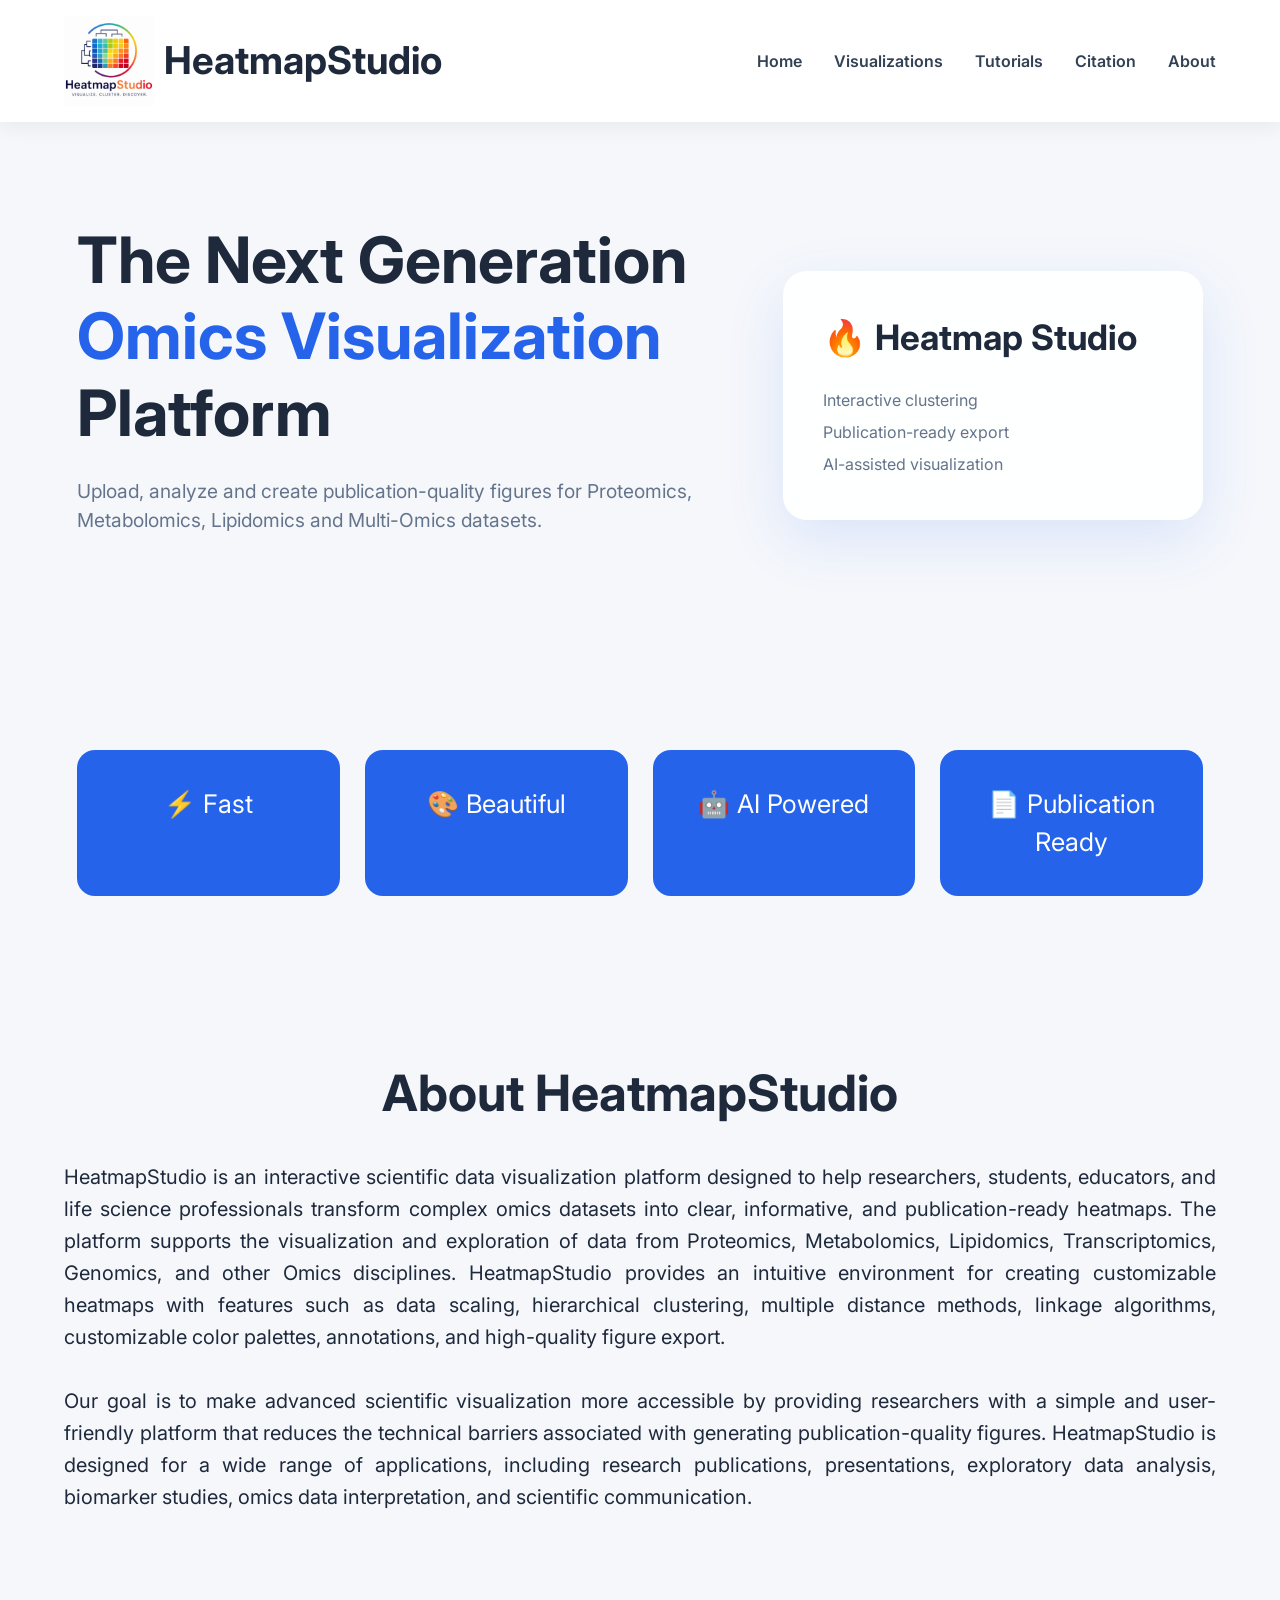
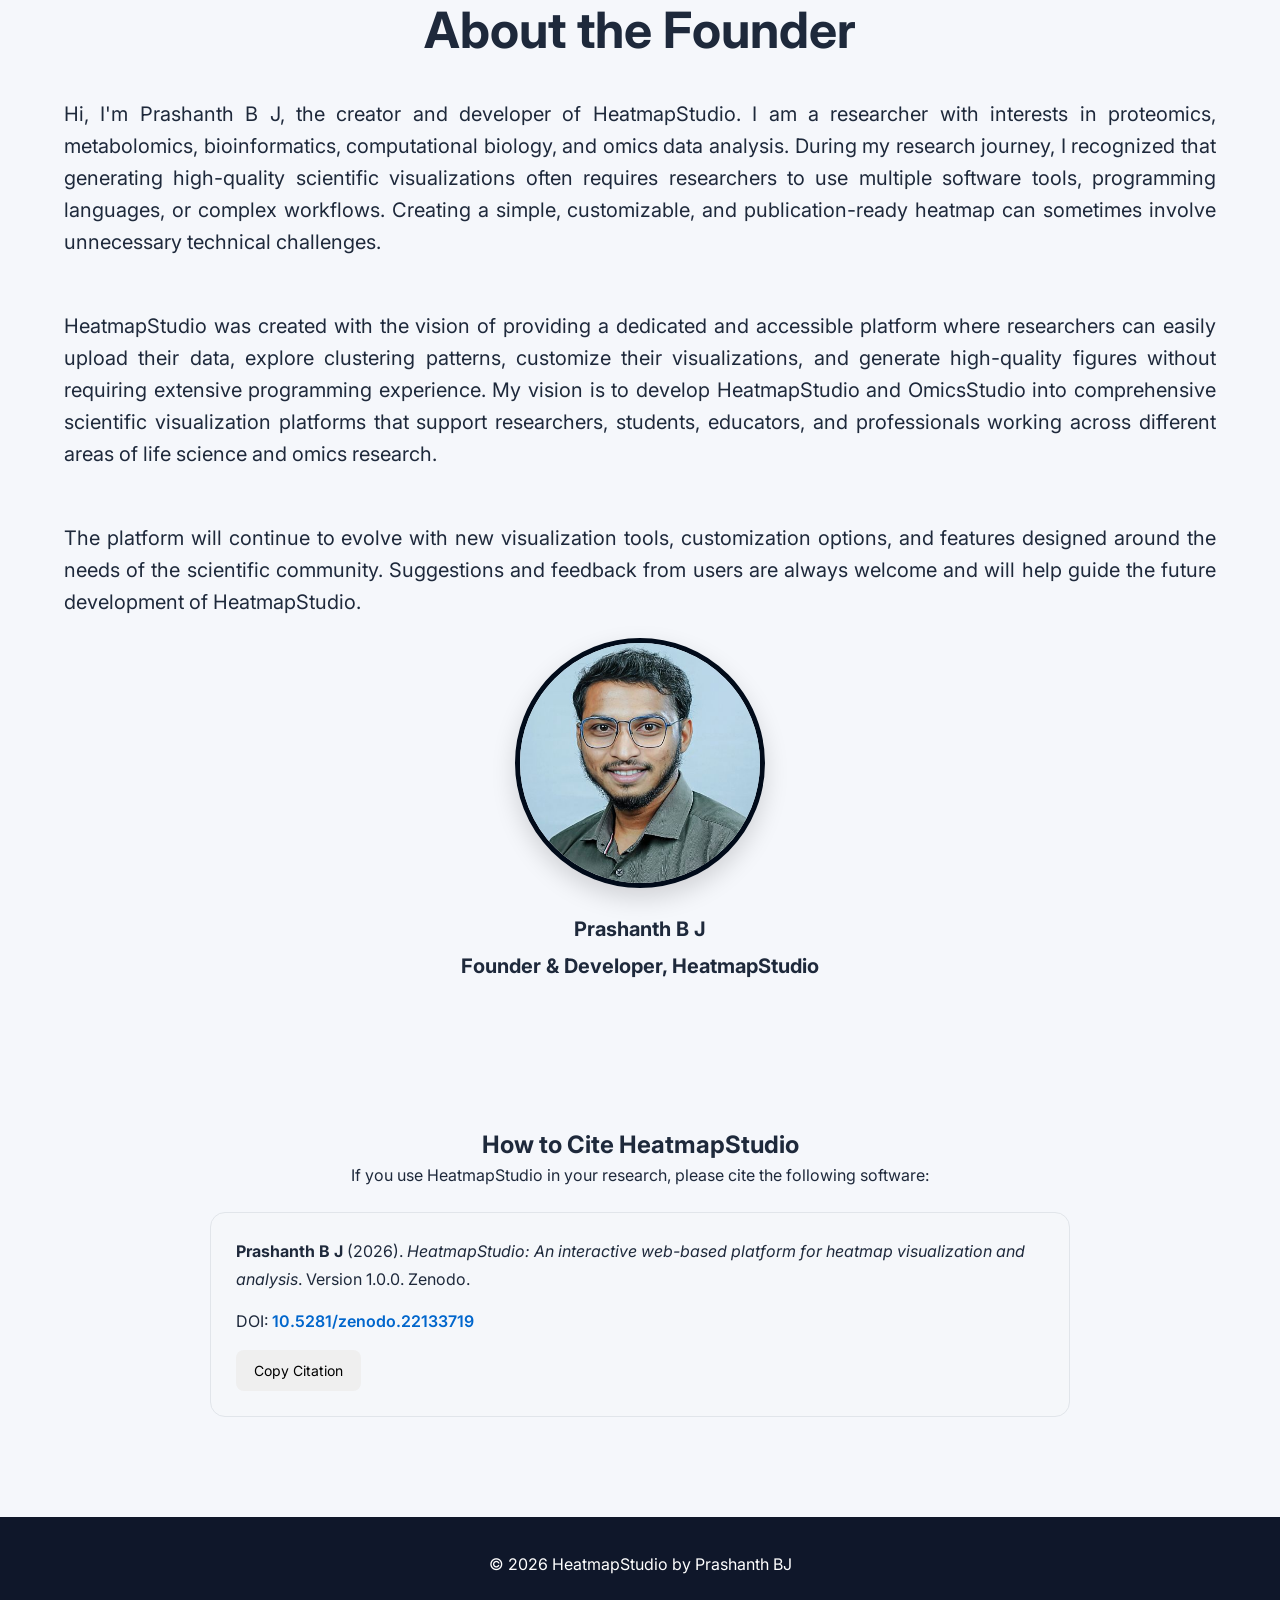
<file: index.html>
<!DOCTYPE html>
<html lang="en">

<head>

    <meta charset="UTF-8">

    <meta name="viewport" content="width=device-width, initial-scale=1.0">

    <title>HeatmapStudio</title>

    <!-- Font -->

    <link rel="preconnect" href="https://fonts.googleapis.com">

    <link rel="preconnect" href="https://fonts.gstatic.com" crossorigin>

    <link href="https://fonts.googleapis.com/css2?family=Inter:wght@300;400;500;600;700;800&display=swap" rel="stylesheet">

    <!-- CSS -->

    <link rel="stylesheet" href="css/main.css">

</head>

<body>

<!-- ================= NAVBAR ================= -->

<header>

    <div class="logo">
    <img src="assets/logos/logo.png" alt="HeatmapStudio">
    <span>HeatmapStudio</span>
</div>

    <nav>

        <a href="#">Home</a>

        <a href="#">Visualizations</a>

        <a href="#">Tutorials</a>

        <a href="#">Citation</a>

        <a href="#">About</a>

    </nav>

</header>


<!-- ================= HERO ================= -->

<section class="hero">

    <div class="hero-left">

        <h1>

            The Next Generation

            <span>Omics Visualization</span>

            Platform

        </h1>

        <p>

            Upload, analyze and create publication-quality figures
            for Proteomics, Metabolomics, Lipidomics and Multi-Omics
            datasets.

        </p>


        </div>

    </div>

        <a href="pages/heatmap.html" class="hero-card">

            
    <h2>

       🔥  Heatmap Studio

    </h2>

    <p>

        Interactive clustering

        <br>
        Publication-ready export

        <br>
        AI-assisted visualization

    </p>

</a>

    </div>

</section>


<!-- ================= FEATURES ================= -->

<section class="features">

<div class="feature">

⚡ Fast

</div>

<div class="feature">

🎨 Beautiful

</div>

<div class="feature">

🤖 AI Powered

</div>

<div class="feature">

📄 Publication Ready

</div>

</section>

<section id="about" class="about-section">

    <div class="about-content">

    <h2>About HeatmapStudio</h2>

     <div class="about-text">

    <p>
            HeatmapStudio is an interactive scientific data visualization
            platform designed to help researchers, students, educators,
            and life science professionals transform complex omics datasets
            into clear, informative, and publication-ready heatmaps. The platform supports the visualization and exploration of data
            from Proteomics, Metabolomics, Lipidomics, Transcriptomics,
            Genomics, and other Omics disciplines. HeatmapStudio provides an intuitive environment for creating
            customizable heatmaps with features such as data scaling,
            hierarchical clustering, multiple distance methods, linkage
            algorithms, customizable color palettes, annotations, and
            high-quality figure export.
</p>
<br>

            <p> Our goal is to make advanced scientific visualization more
            accessible by providing researchers with a simple and
            user-friendly platform that reduces the technical barriers
            associated with generating publication-quality figures.
        HeatmapStudio is designed for a wide range of applications,
            including research publications, presentations, exploratory
            data analysis, biomarker studies, omics data interpretation,
            and scientific communication.</p>
   
     </div>

    </div>

</section>

    

    <div class="founder-section">
    
    <h2>About the Founder</h2>
 

    <div class="founder-text">

       <p>
                   Hi, I'm Prashanth B J, the creator and developer
                    of HeatmapStudio. I am a researcher with interests
                    in proteomics, metabolomics, bioinformatics,
                    computational biology, and omics data analysis.
                     During my research journey, I recognized that
                    generating high-quality scientific visualizations
                    often requires researchers to use multiple software
                    tools, programming languages, or complex workflows.

                    Creating a simple, customizable, and publication-ready
                    heatmap can sometimes involve unnecessary technical
                    challenges.
</p>
<br>

 <p>
                    HeatmapStudio was created with the vision of providing
                    a dedicated and accessible platform where researchers
                    can easily upload their data, explore clustering patterns,
                    customize their visualizations, and generate high-quality
                    figures without requiring extensive programming experience.
                    My vision is to develop HeatmapStudio and OmicsStudio
                    into comprehensive scientific visualization platforms
                    that support researchers, students, educators, and
                    professionals working across different areas of life
                    science and omics research.

</p>
<br>

<p>
                    The platform will continue to evolve with new
                    visualization tools, customization options, and
                    features designed around the needs of the scientific
                    community.

                    Suggestions and feedback from users are always welcome
                    and will help guide the future development of
                    HeatmapStudio.
</p>

<div class="founder-image">
        <img src="assets/images/prashanth.jpg" alt="Prashanth B J">
    </div>

        <div class="founder-sign">
            <h4>Prashanth B J</h4>
            <p>Founder & Developer, HeatmapStudio</p>
        </div>

    </div>

    </div>



    

</section>


</section>

    <section id="citation" class="citation-section">

    <h2>How to Cite HeatmapStudio</h2>

    <p>
        If you use HeatmapStudio in your research,
        please cite the following software:
    </p>

    <div class="citation-box">

        <p>
            <strong>Prashanth B J</strong> (2026).
            <em>HeatmapStudio: An interactive web-based platform
            for heatmap visualization and analysis</em>.
            Version 1.0.0. Zenodo.
        </p>

        <p class="doi">
            DOI:
            <a href="https://doi.org/10.5281/zenodo.22133719"
               target="_blank"
               rel="noopener noreferrer">
                10.5281/zenodo.22133719
            </a>
        </p>

        <button class="copy-citation-btn" onclick="copyCitation()">
            Copy Citation
        </button>

    </div>

</section>


<!-- ================= FOOTER ================= -->

<footer>

© 2026 HeatmapStudio by Prashanth BJ

</footer>

<script src="js/core/app.js"></script>

</body>

</html>
</file>
<file: css/main.css>
/* =========================================================
   HEATMAPSTUDIO - MAIN STYLESHEET
   Fully Responsive: Desktop / Tablet / Mobile
========================================================= */

/* =========================================================
   RESET
========================================================= */

* {
    margin: 0;
    padding: 0;
    box-sizing: border-box;
}

html {
    width: 100%;
    overflow-x: hidden;
    scroll-behavior: smooth;
}

body {
    width: 100%;
    min-width: 0;
    overflow-x: hidden;
    font-family: 'Inter', sans-serif;
    background: #f5f7fb;
    color: #1e293b;
    line-height: 1.5;
}


/* =========================================================
   GLOBAL ELEMENTS
========================================================= */

img {
    max-width: 100%;
}

button,
input,
select,
textarea {
    font: inherit;
}

button {
    -webkit-tap-highlight-color: transparent;
}

a {
    -webkit-tap-highlight-color: transparent;
}


/* =========================================================
   HEADER / NAVIGATION
========================================================= */

header {
    width: 100%;
    display: flex;
    justify-content: space-between;
    align-items: center;
    gap: 25px;

    padding: 16px clamp(20px, 5vw, 80px);

    background: white;
    box-shadow: 0 5px 20px rgba(0, 0, 0, 0.06);

    position: sticky;
    top: 0;
    z-index: 999;
}

.logo {
    display: flex;
    align-items: center;
    gap: 10px;

    min-width: 0;

    font-size: clamp(24px, 3vw, 40px);
    font-weight: 700;
    white-space: nowrap;
}

.logo img {
    width: clamp(55px, 7vw, 100px);
    height: clamp(55px, 7vw, 100px);
    object-fit: contain;
    flex-shrink: 0;
}

nav {
    display: flex;
    align-items: center;
    justify-content: center;
    gap: clamp(15px, 2.5vw, 35px);
    flex-wrap: wrap;
}

nav a {
    text-decoration: none;
    color: #334155;
    font-weight: 600;
    white-space: nowrap;
}

nav a:hover {
    color: #2563eb;
}

.nav-buttons {
    display: flex;
    align-items: center;
    gap: 10px;
}

.login {
    background: #2563eb;
    color: white;

    border: none;
    padding: 12px 24px;
    border-radius: 12px;

    cursor: pointer;
    white-space: nowrap;

    transition: 0.25s ease;
}

.login:hover {
    background: #1d4ed8;
}


/* =========================================================
   HERO SECTION
========================================================= */

.hero {
    width: 100%;

    display: flex;
    justify-content: space-between;
    align-items: center;

    gap: 50px;

    padding:
        clamp(50px, 8vw, 100px)
        clamp(20px, 6vw, 80px);
}

.hero-left {
    width: 55%;
    min-width: 0;
}

.hero-left h1 {
    font-size: clamp(40px, 5vw, 65px);
    line-height: 1.2;
    margin-bottom: 25px;
}

.hero-left span {
    color: #2563eb;
}

.hero-left p {
    font-size: clamp(17px, 1.5vw, 20px);
    color: #64748b;
    margin-bottom: 35px;
}

.hero-buttons {
    display: flex;
    flex-wrap: wrap;
    gap: 15px;
}

.hero-buttons button {
    padding: 18px 35px;

    border: none;
    border-radius: 14px;

    cursor: pointer;
    font-size: 17px;
}

.primary {
    background: #2563eb;
    color: white;

    border: none;
    border-radius: 10px;

    padding: 12px 20px;
    cursor: pointer;

    transition: 0.25s ease;
}

.primary:hover {
    background: #1d4ed8;
}

.secondary {
    background: white;
    border: 2px solid #2563eb;
    color: #2563eb;

    padding: 12px 20px;
    border-radius: 10px;

    cursor: pointer;

    transition: 0.25s ease;
}

.secondary:hover {
    background: #eff6ff;
}


/* =========================================================
   HERO CARD
========================================================= */

.hero-card {
    display: block;

    width: min(420px, 100%);
    flex-shrink: 0;

    padding: clamp(25px, 4vw, 40px);

    border-radius: 24px;

    background: rgba(255, 255, 255, 0.9);
    backdrop-filter: blur(15px);

    box-shadow:
        0 20px 60px rgba(37, 99, 235, 0.12);

    transition: 0.35s;

    text-decoration: none;
    color: inherit;
}

.hero-card:hover {
    transform: translateY(-8px);

    box-shadow:
        0 30px 70px rgba(37, 99, 235, 0.20);
}

.hero-card h2 {
    font-size: clamp(26px, 3vw, 35px);
    margin-bottom: 20px;
}

.hero-card p {
    color: #64748b;
    line-height: 2;
}


/* =========================================================
   MODULES
========================================================= */

.modules {
    padding:
        clamp(50px, 7vw, 80px)
        clamp(20px, 6vw, 80px);
}

.modules h2 {
    text-align: center;
    font-size: clamp(32px, 4vw, 40px);
    margin-bottom: 60px;
}

.grid {
    display: grid;
    grid-template-columns: repeat(auto-fit, minmax(min(250px, 100%), 1fr));
    gap: 30px;
}

.module {
    background: white;

    padding: 35px;
    border-radius: 18px;

    text-align: center;

    font-size: 40px;

    box-shadow: 0 5px 25px rgba(0, 0, 0, 0.06);

    transition: 0.3s;
    cursor: pointer;
}

.module:hover {
    transform: translateY(-10px);
}

.module h3 {
    font-size: 25px;
    margin-top: 15px;
}

.module p {
    font-size: 16px;
    color: #64748b;
    margin-top: 10px;
}


/* =========================================================
   FEATURES
========================================================= */

.features {
    display: grid;

    grid-template-columns: repeat(4, minmax(0, 1fr));

    padding:
        clamp(40px, 7vw, 80px)
        clamp(20px, 6vw, 80px);

    gap: 25px;
}

.feature {
    background: #2563eb;
    color: white;

    padding: 35px;

    text-align: center;

    font-size: clamp(20px, 2vw, 30px);

    border-radius: 18px;
}


/* =========================================================
   FOOTER
========================================================= */

footer {
    width: 100%;

    padding: 35px 20px;

    text-align: center;

    background: #0f172a;
    color: white;

    margin-top: 80px;
}


/* =========================================================
   HEATMAP UPLOAD PAGE
========================================================= */

.heatmap-page {
    width: 100%;
    padding:
        clamp(20px, 4vw, 40px)
        clamp(15px, 5vw, 60px);
}

.dashboard {
    width: 100%;
    min-width: 0;

    display: grid;

    grid-template-columns: minmax(280px, 340px) minmax(0, 1fr);

    gap: 30px;

    margin-top: 0;
}

.left-panel,
.right-panel {
    min-width: 0;

    display: flex;
    flex-direction: column;
    gap: 25px;
}


/* =========================================================
   CARDS
========================================================= */

.card {
    width: 100%;
    min-width: 0;

    background: white;

    padding: clamp(18px, 3vw, 25px);

    border-radius: 18px;

    box-shadow: 0 10px 30px rgba(0, 0, 0, 0.08);
}

.card h2 {
    margin-bottom: 20px;
    font-size: clamp(20px, 2vw, 26px);
}


/* =========================================================
   UPLOAD AREA
========================================================= */

.upload-area {
    width: 100%;

    border: 2px dashed #cbd5e1;

    padding: clamp(20px, 4vw, 35px);

    border-radius: 16px;

    text-align: center;
}

.upload-icon {
    font-size: clamp(45px, 6vw, 60px);
    margin-bottom: 15px;
}

.upload-area input {
    margin: 20px 0;
    width: 100%;
}

.upload-area button {
    max-width: 100%;
}

.demo-btn {
    margin-top: 20px;
    width: 100%;
}


/* =========================================================
   RECENT PROJECTS
========================================================= */

.recent-list {
    list-style: none;
}

.recent-list li {
    padding: 12px;

    border-bottom: 1px solid #e5e7eb;

    color: #475569;

    overflow-wrap: anywhere;
}


/* =========================================================
   DATASET INFORMATION
========================================================= */

.dataset-info {
    display: grid;

    grid-template-columns: repeat(4, minmax(0, 1fr));

    gap: 20px;

    text-align: center;
}

.dataset-info div {
    min-width: 0;

    background: #f8fafc;

    padding: 20px;

    border-radius: 12px;
}

.dataset-info strong,
.dataset-info p {
    overflow-wrap: anywhere;
}


/* =========================================================
   DATA PREVIEW TABLE
========================================================= */

.preview-table {
    width: 100%;
    max-width: 100%;

    max-height: 500px;

    overflow: auto;

    border: 1px solid #e2e8f0;
    border-radius: 10px;

    -webkit-overflow-scrolling: touch;
}

.preview-table table {
    width: max-content;
    min-width: 100%;

    border-collapse: collapse;
}

.preview-table th,
.preview-table td {
    padding: 10px 14px;

    white-space: nowrap;

    border-bottom: 1px solid #e2e8f0;
}

.preview-table th {
    position: sticky;
    top: 0;

    background: white;

    z-index: 2;
}


/* =========================================================
   CONTINUE BUTTON
========================================================= */

.continue-section {
    width: 100%;

    margin-top: 30px;

    display: flex;
    justify-content: flex-end;
}

.generate-btn {
    display: inline-block;

    background: #2563eb;
    color: white;

    border: none;

    padding: 16px 35px;

    border-radius: 12px;

    cursor: pointer;

    font-size: 18px;
    font-weight: 600;

    text-decoration: none;

    transition: 0.3s;
}

.generate-btn:hover {
    background: #1d4ed8;
}


/* =========================================================
   PASTE DATA SECTION
========================================================= */

.paste-section {
    width: 100%;

    margin-top: 20px;

    text-align: center;
}

.paste-section p {
    color: #64748b;
    margin-bottom: 10px;
}

#pasteData {
    width: 100%;
    max-width: 100%;

    min-height: 180px;

    padding: 14px;

    border: 1px solid #cbd5e1;
    border-radius: 10px;

    resize: vertical;

    font-family: monospace;
    font-size: 14px;
}

#loadPasteBtn {
    width: 100%;

    margin-top: 12px;

    padding: 12px 18px;

    border: none;
    border-radius: 8px;

    background: #2563eb;
    color: white;

    cursor: pointer;
}


/* =========================================================
   HEATMAP BUILDER
========================================================= */

.builder {
    width: 100%;
    min-width: 0;

    display: grid;

    grid-template-columns: minmax(260px, 320px) minmax(0, 1fr);

    gap: 30px;

    padding:
        clamp(20px, 4vw, 40px)
        clamp(15px, 5vw, 60px);
}

.left-tools {
    min-width: 0;

    display: flex;
    flex-direction: column;

    gap: 20px;
}

.tool-card {
    width: 100%;
    min-width: 0;

    background: white;

    padding: 20px;

    border-radius: 16px;

    box-shadow: 0 5px 20px rgba(0, 0, 0, 0.08);
}

.tool-card h3 {
    margin-bottom: 15px;
}

.tool-card label {
    display: block;
    margin: 12px 0 7px;
    font-weight: 600;
}

.tool-card select,
.tool-card input {
    width: 100%;
    max-width: 100%;

    padding: 12px;

    border-radius: 10px;
    border: 1px solid #d1d5db;

    background: white;
}

.tool-card button {
    margin-top: 10px;

    padding: 10px 18px;

    border: none;

    background: #2563eb;
    color: white;

    border-radius: 10px;

    cursor: pointer;
}


/* =========================================================
   HEATMAP VIEWER
========================================================= */

.viewer {
    width: 100%;
    min-width: 0;

    background: white;

    border-radius: 20px;

    box-shadow: 0 5px 25px rgba(0, 0, 0, 0.08);

    overflow: hidden;
}


/* =========================================================
   VIEWER TOOLBAR
========================================================= */

.viewer-toolbar {
    width: 100%;

    display: flex;
    align-items: center;
    flex-wrap: wrap;

    gap: 10px;

    padding: 15px;

    background: #f8fafc;

    border-bottom: 1px solid #e5e7eb;
}

.viewer-toolbar button {
    padding: 10px 16px;

    border: none;

    background: #2563eb;
    color: white;

    border-radius: 8px;

    cursor: pointer;

    white-space: nowrap;
}

.viewer-toolbar span {
    white-space: nowrap;
    font-weight: 500;
}

.viewer-toolbar input {
    width: 85px;
    min-width: 0;

    padding: 9px 8px;

    border: 1px solid #d1d5db;
    border-radius: 8px;

    background: white;
}

.download-label {
    margin-left: auto;
}


/* =========================================================
   HEATMAP PLOT
========================================================= */

/*
   IMPORTANT:
   The plot container must use full available width.
   Plotly itself can create a larger plot internally.
*/

#heatmapPlot {
    width: 100%;
    min-width: 0;

    min-height: 500px;

    overflow: auto;

    -webkit-overflow-scrolling: touch;
}


/* =========================================================
   HEATMAP VIEWER PLACEHOLDER
========================================================= */

#heatmapViewer {
    width: 100%;

    min-height: 650px;

    display: flex;

    align-items: center;
    justify-content: center;

    padding: 20px;

    font-size: 28px;

    color: #94a3b8;

    text-align: center;
}


/* =========================================================
   COLOR PALETTE SELECTOR
========================================================= */

.palette-selector {
    display: flex;
    align-items: center;

    gap: 8px;

    width: 100%;
}

.palette-dropdown {
    position: relative;

    width: min(260px, 100%);
}

.palette-selected {
    width: 100%;
    min-height: 36px;

    display: flex;
    align-items: center;

    gap: 10px;

    padding: 5px 10px;

    background: white;

    border: 1px solid #ccc;
    border-radius: 6px;

    cursor: pointer;

    font-size: 13px;
}

.palette-selected:hover {
    border-color: #888;
}

.palette-arrow {
    margin-left: auto;
    font-size: 10px;
}

.palette-preview {
    width: 70px;
    height: 14px;

    display: inline-block;

    border-radius: 3px;

    flex-shrink: 0;
}

.palette-menu {
    position: absolute;

    top: calc(100% + 4px);
    left: 0;

    width: min(260px, 90vw);
    max-height: 400px;

    overflow-y: auto;

    background: white;

    border: 1px solid #ccc;
    border-radius: 7px;

    box-shadow:
        0 6px 20px rgba(0, 0, 0, 0.15);

    padding: 6px;

    z-index: 9999;

    display: none;
}

.palette-menu.show {
    display: block;
}

.palette-group-title {
    font-size: 11px;
    font-weight: 600;

    color: #777;

    padding: 8px 8px 5px;

    text-transform: uppercase;
}

.palette-option {
    display: flex;
    align-items: center;

    gap: 10px;

    padding: 7px 8px;

    border-radius: 5px;

    cursor: pointer;

    font-size: 13px;
}

.palette-option:hover {
    background: #f2f2f2;
}


/* =========================================================
   PALETTE COLORS
========================================================= */

.palette-RdBu {
    background: linear-gradient(
        to right,
        #67001f,
        #f7f7f7,
        #053061
    );
}

.palette-RdYlBu {
    background: linear-gradient(
        to right,
        #d73027,
        #ffffbf,
        #2166ac
    );
}

.palette-BlueYellowRed {
    background: linear-gradient(
        to right,
        #0066ff,
        #ffff00,
        #ff0000
    );
}

.palette-PurpleYellowGreen {
    background: linear-gradient(
        to right,
        #7b2cff,
        #ffff00,
        #00a651
    );
}

.palette-BlueOrange {
    background: linear-gradient(
        to right,
        #0057ff,
        #ffffff,
        #ff4500
    );
}

.palette-PinkGreen {
    background: linear-gradient(
        to right,
        #d000ff,
        #ffffff,
        #00a651
    );
}

.palette-RedCyan {
    background: linear-gradient(
        to right,
        #e60000,
        #ffffff,
        #00a6a6
    );
}

.palette-MagentaGreen {
    background: linear-gradient(
        to right,
        #cc00ff,
        #ffffff,
        #00aa00
    );
}

.palette-TealOrange {
    background: linear-gradient(
        to right,
        #008c95,
        #ffffff,
        #ff6600
    );
}

.palette-VioletOrange {
    background: linear-gradient(
        to right,
        #5e00ff,
        #ffffff,
        #ff4500
    );
}

.palette-Viridis {
    background: linear-gradient(
        to right,
        #440154,
        #21918c,
        #fde725
    );
}

.palette-Plasma {
    background: linear-gradient(
        to right,
        #0d0887,
        #cc4778,
        #f0f921
    );
}

.palette-Inferno {
    background: linear-gradient(
        to right,
        #000004,
        #bc3754,
        #fcffa4
    );
}

.palette-Magma {
    background: linear-gradient(
        to right,
        #000004,
        #b73779,
        #fcfdbf
    );
}

.palette-Cividis {
    background: linear-gradient(
        to right,
        #00204c,
        #7c7b78,
        #fee838
    );
}


/* =========================================================
   ABOUT SECTION
========================================================= */

.about-section {
    width: 100%;

    padding:
        clamp(50px, 7vw, 80px)
        5%;
}

.about-content {
    width: 100%;
    max-width: 1400px;

    margin: 0 auto;
}

.about-content h2 {
    text-align: center;

    font-size: clamp(32px, 5vw, 50px);

    margin-bottom: 30px;
}

.about-text {
    width: 100%;

    font-size: clamp(16px, 2vw, 20px);

    line-height: 1.6;

    text-align: justify;
}


/* =========================================================
   FOUNDER SECTION
========================================================= */

.founder-section {
    width: 100%;
    max-width: 1400px;

    margin: 0 auto;

    padding:
        0
        5%
        clamp(30px, 5vw, 60px);

    text-align: center;
}

.founder-section h2 {
    text-align: center;

    font-size: clamp(32px, 5vw, 50px);

    margin-bottom: 30px;
}

.founder-text {
    width: 100%;

    font-size: clamp(16px, 2vw, 20px);

    line-height: 1.6;

    text-align: justify;
}

.founder-text p {
    width: 100%;

    font-size: inherit;

    line-height: inherit;

    text-align: justify;

    margin-bottom: 20px;
}

.founder-image {
    display: flex;

    justify-content: center;
    align-items: center;

    width: 100%;

    margin-top: 20px;
}

.founder-image img {
    width: clamp(180px, 25vw, 250px);
    height: clamp(180px, 25vw, 250px);

    border-radius: 50%;

    object-fit: cover;

    border: 5px solid #010b1a;

    box-shadow: 0 10px 25px rgba(0, 0, 0, 0.15);
}

.founder-sign {
    margin-top: 25px;

    font-weight: bold;

    text-align: center;
}

.founder-sign h4 {
    margin-bottom: 5px;
    text-align: center;
}

.founder-sign p {
    margin-bottom: 5px;
    text-align: center;
}


/* =========================================================
   TABLET RESPONSIVE
   1024px and below
========================================================= */

@media (max-width: 1024px) {

    header {
        gap: 18px;
    }

    .logo {
        font-size: 28px;
    }

    .logo img {
        width: 65px;
        height: 65px;
    }

    nav {
        gap: 15px;
    }

    .hero {
        gap: 35px;
    }

    .hero-left {
        width: 55%;
    }

    .hero-card {
        width: min(380px, 45vw);
    }

    .dashboard {
        grid-template-columns: 280px minmax(0, 1fr);
        gap: 20px;
    }

    .builder {
        grid-template-columns: 280px minmax(0, 1fr);
        gap: 20px;
    }

    .dataset-info {
        grid-template-columns: repeat(2, minmax(0, 1fr));
    }

    .viewer-toolbar {
        align-items: flex-start;
    }

    .download-label {
        margin-left: 0;
    }
}


/* =========================================================
   MOBILE / SMALL TABLET
   768px and below
========================================================= */

@media (max-width: 768px) {

    /* ---------- HEADER ---------- */

    header {
        flex-wrap: wrap;

        justify-content: center;

        padding: 12px 16px;

        gap: 10px;
    }

    .logo {
        width: 100%;

        justify-content: center;

        font-size: 26px;
    }

    .logo img {
        width: 55px;
        height: 55px;
    }

    nav {
        width: 100%;

        gap: 10px 16px;

        justify-content: center;
    }

    nav a {
        font-size: 14px;
    }

    .nav-buttons {
        width: 100%;

        justify-content: center;
    }

    header > .login {
        width: auto;
    }


    /* ---------- HOME HERO ---------- */

    .hero {
        flex-direction: column;

        align-items: stretch;

        padding: 50px 20px;

        gap: 30px;
    }

    .hero-left {
        width: 100%;
    }

    .hero-left h1 {
        font-size: clamp(38px, 10vw, 55px);
    }

    .hero-card {
        width: 100%;
    }


    /* ---------- FEATURES ---------- */

    .features {
        grid-template-columns: repeat(2, minmax(0, 1fr));

        padding: 40px 20px;

        gap: 15px;
    }

    .feature {
        padding: 25px 15px;

        font-size: 20px;
    }


    /* ---------- HEATMAP UPLOAD PAGE ---------- */

    .heatmap-page {
        padding: 20px 15px;
    }

    .dashboard {
        grid-template-columns: 1fr;
        gap: 20px;
    }

    .left-panel,
    .right-panel {
        gap: 20px;
    }

    .dataset-info {
        grid-template-columns: repeat(2, minmax(0, 1fr));
        gap: 12px;
    }

    .dataset-info div {
        padding: 15px 10px;
    }

    .continue-section {
        justify-content: stretch;
    }

    .generate-btn {
        width: 100%;

        text-align: center;
    }


    /* ---------- HEATMAP BUILDER ---------- */

    .builder {
        display: flex;
        flex-direction: column;

        padding: 20px 15px;

        gap: 20px;
    }

    .left-tools {
        width: 100%;

        display: grid;

        grid-template-columns: repeat(2, minmax(0, 1fr));

        align-items: start;

        gap: 15px;
    }

    .tool-card {
        padding: 16px;
    }

    .tool-card select,
    .tool-card input {
        font-size: 16px;
    }

    .viewer {
        width: 100%;
    }


    /* ---------- BUILDER TOOLBAR ---------- */

    .viewer-toolbar {
        display: grid;

        grid-template-columns: repeat(3, minmax(0, 1fr));

        gap: 8px;

        padding: 12px;
    }

    .viewer-toolbar button {
        width: 100%;

        padding: 10px 6px;

        font-size: 13px;
    }

    .viewer-toolbar span {
        font-size: 13px;
    }

    .viewer-toolbar input {
        width: 100%;

        min-width: 0;
    }

    .download-label {
        grid-column: 1 / -1;

        margin: 5px 0 0;

        text-align: center;
    }


    /* ---------- HEATMAP ---------- */

    #heatmapPlot {
        width: 100%;

        min-height: 400px;

        overflow: auto;
    }

    #heatmapViewer {
        min-height: 500px;

        font-size: 20px;
    }


    /* ---------- ABOUT ---------- */

    .about-section {
        padding: 50px 20px;
    }

    .about-text,
    .founder-text,
    .founder-text p {
        text-align: left;
    }

    .founder-section {
        padding: 0 20px 40px;
    }

    footer {
        margin-top: 40px;
    }
}


/* =========================================================
   SMALL MOBILE
   480px and below
========================================================= */

@media (max-width: 480px) {

    body {
        font-size: 15px;
    }


    /* ---------- HEADER ---------- */

    header {
        padding: 10px 12px;
    }

    .logo {
        font-size: 22px;
        gap: 7px;
    }

    .logo img {
        width: 48px;
        height: 48px;
    }

    nav {
        gap: 8px 12px;
    }

    nav a {
        font-size: 13px;
    }

    .login {
        padding: 10px 18px;

        font-size: 14px;
    }


    /* ---------- HOME ---------- */

    .hero {
        padding: 35px 15px;
    }

    .hero-left h1 {
        font-size: 36px;
    }

    .hero-left p {
        font-size: 16px;
    }

    .hero-card {
        padding: 22px;
        border-radius: 18px;
    }

    .hero-card h2 {
        font-size: 24px;
    }

    .hero-card p {
        font-size: 15px;
    }


    /* ---------- FEATURES ---------- */

    .features {
        grid-template-columns: 1fr;

        padding: 30px 15px;
    }

    .feature {
        padding: 20px;
    }


    /* ---------- CARDS ---------- */

    .heatmap-page {
        padding: 15px 10px;
    }

    .card {
        padding: 16px;
        border-radius: 14px;
    }

    .card h2 {
        font-size: 20px;
    }

    .upload-area {
        padding: 20px 12px;
    }

    #pasteData {
        min-height: 140px;
        font-size: 13px;
    }


    /* ---------- DATASET INFO ---------- */

    .dataset-info {
        grid-template-columns: 1fr 1fr;
        gap: 8px;
    }

    .dataset-info div {
        padding: 12px 6px;
        font-size: 13px;
    }


    /* ---------- BUILDER ---------- */

    .builder {
        padding: 15px 10px;
    }

    .left-tools {
        grid-template-columns: 1fr;
        gap: 12px;
    }

    .tool-card {
        padding: 15px;
        border-radius: 14px;
    }


    /* ---------- TOOLBAR ---------- */

    .viewer-toolbar {
        grid-template-columns: repeat(2, minmax(0, 1fr));
        padding: 10px;
    }

    .viewer-toolbar button {
        font-size: 12px;
        padding: 10px 5px;
    }

    .viewer-toolbar span {
        font-size: 12px;
    }

    .viewer-toolbar input {
        font-size: 14px;
        padding: 8px 5px;
    }

    .download-label {
        grid-column: 1 / -1;
    }


    /* ---------- HEATMAP ---------- */

    #heatmapPlot {
        min-height: 350px;
    }

    #heatmapViewer {
        min-height: 400px;

        padding: 15px;

        font-size: 18px;
    }


    /* ---------- TEXT ---------- */

    .about-content h2,
    .founder-section h2 {
        font-size: 30px;
    }

    .about-text,
    .founder-text,
    .founder-text p {
        font-size: 16px;
        line-height: 1.6;
    }

    .founder-image img {
        width: 180px;
        height: 180px;
    }

    footer {
        padding: 25px 15px;
        font-size: 14px;
    }
}


/* =========================================================
   EXTRA SMALL SCREENS
   360px and below
========================================================= */

@media (max-width: 360px) {

    .logo {
        font-size: 19px;
    }

    .logo img {
        width: 42px;
        height: 42px;
    }

    nav {
        gap: 8px;
    }

    nav a {
        font-size: 12px;
    }

    .hero-left h1 {
        font-size: 32px;
    }

    .viewer-toolbar {
        grid-template-columns: 1fr;
    }

    .viewer-toolbar button,
    .viewer-toolbar span,
    .viewer-toolbar input {
        width: 100%;
    }

    .viewer-toolbar span {
        text-align: left;
    }

    .dataset-info {
        grid-template-columns: 1fr;
    }
}

.citation-section {
    max-width: 900px;
    margin: 60px auto;
    padding: 20px;
    text-align: center;
}

.citation-box {
    margin-top: 25px;
    padding: 25px;
    border-radius: 15px;
    background: #f5f7fa;
    text-align: left;
    border: 1px solid #e1e5ea;
}

.citation-box p {
    line-height: 1.7;
}

.citation-box .doi {
    margin-top: 15px;
}

.citation-box a {
    color: #0066cc;
    text-decoration: none;
    font-weight: 600;
}

.citation-box a:hover {
    text-decoration: underline;
}

.copy-citation-btn {
    margin-top: 15px;
    padding: 10px 18px;
    border: none;
    border-radius: 8px;
    cursor: pointer;
    font-size: 14px;
}
</file>
